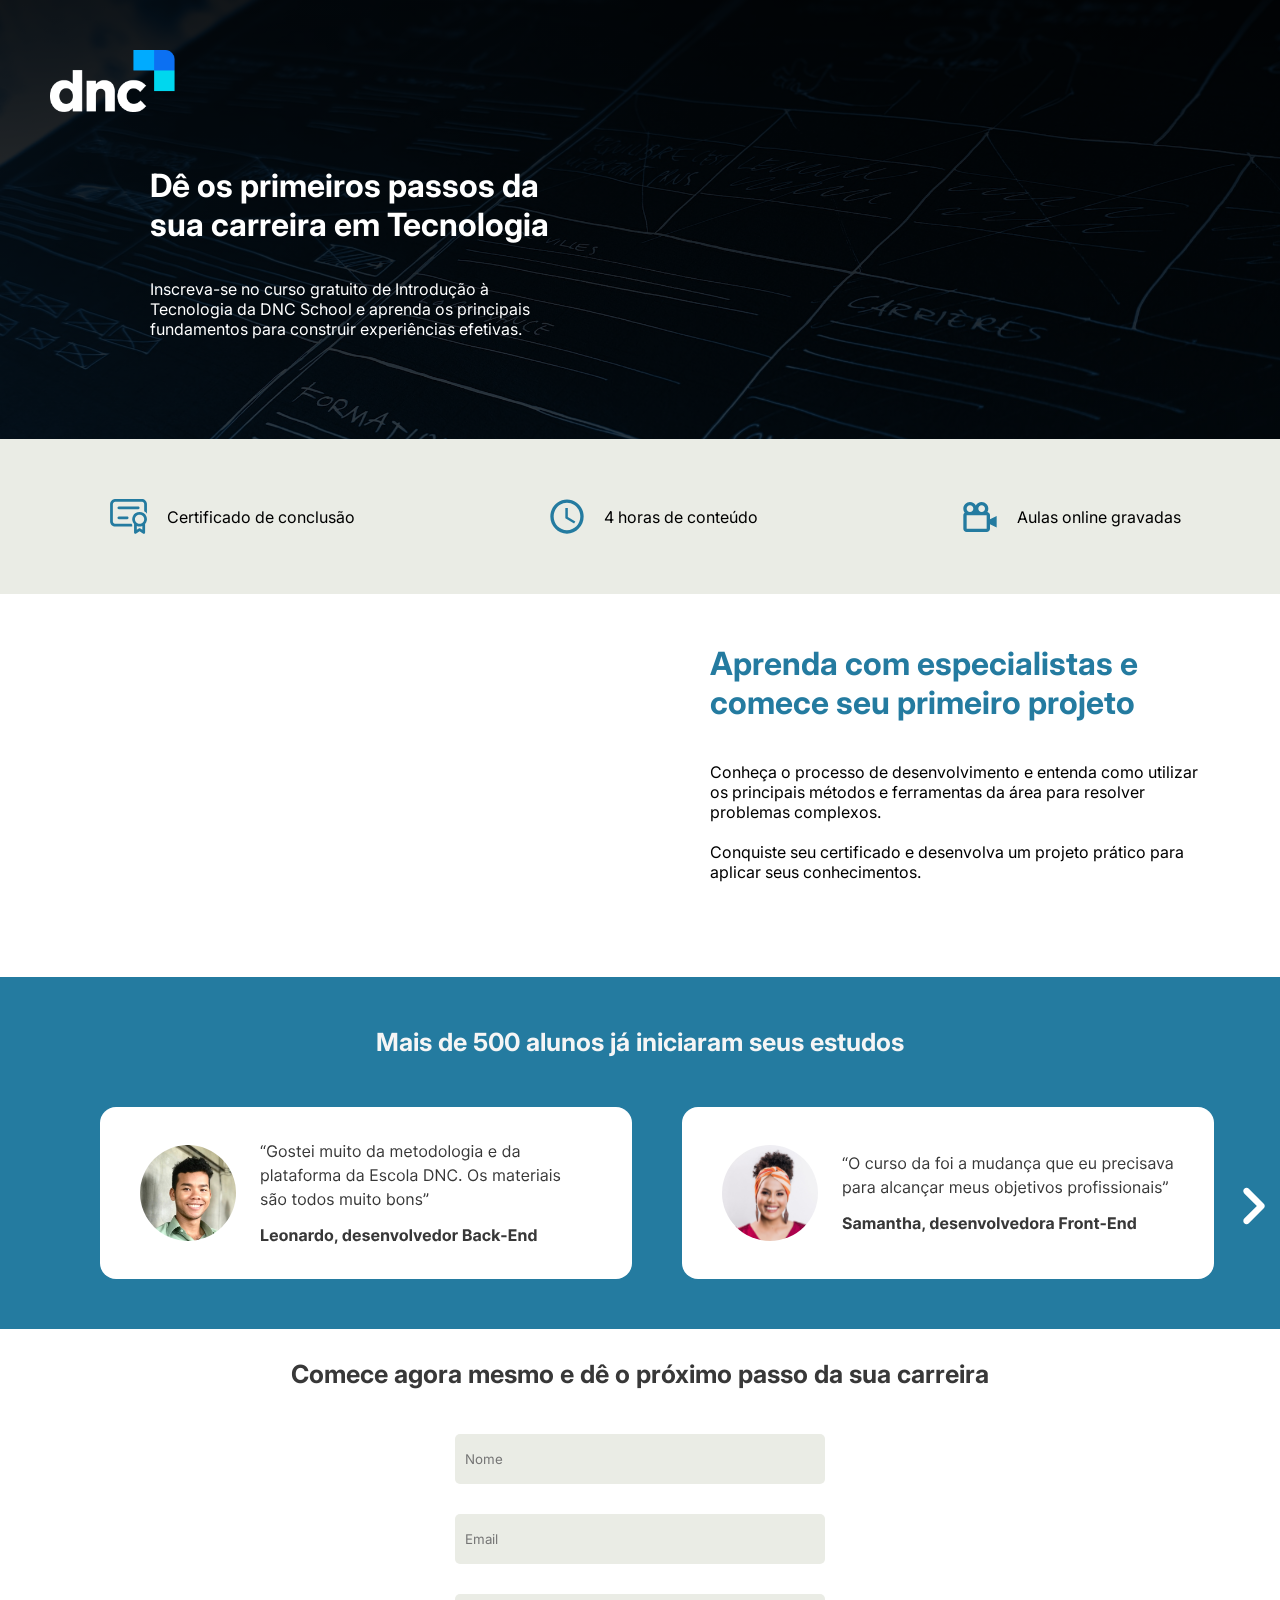
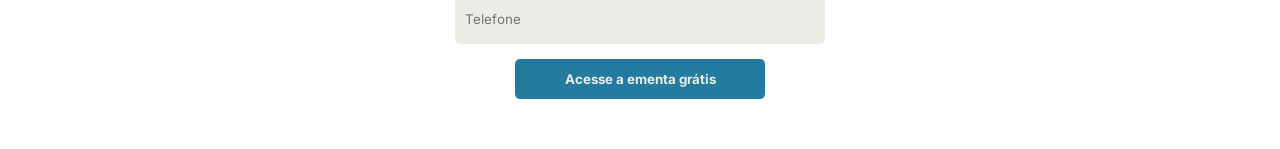
<file: index.htm>
<!DOCTYPE html>
<html lang="en">
<head>
    <meta charset="UTF-8">
    <meta name="viewport" content="width=device-width, initial-scale=1.0">
    <link rel="preconnect" href="https://fonts.googleapis.com">
    <link rel="preconnect" href="https://fonts.gstatic.com" crossorigin>
    <link href="https://fonts.googleapis.com/css2?family=Inter:ital,opsz,wght@0,14..32,100..900;1,14..32,100..900&display=swap" rel="stylesheet">
    <link rel="stylesheet" href="style.css">
    <title>Escola DNC</title>
</head>
<body>
    <!-- MENU SUPERIOR -->
    <div id="menusuperior">
        <a href="https://www.escoladnc.com.br/"><img id="logo" src="./img/background/logo.svg" alt="ERRO"></a>
        <h1 id="titulo-menusup">Dê os primeiros passos da <br>
            sua carreira em Tecnologia</h1>
        <p id="texto-menusup">Inscreva-se no curso gratuito de Introdução à <br>
           Tecnologia da DNC School e aprenda os principais <br>
           fundamentos para construir experiências efetivas.</p>
    </div>
    <!-- MENU INFORMACIONAL -->
        <div id="menuinfo">
        <p class="textinfo"><img src="./img/icon/certificado.svg" class="icon" alt="">Certificado de conclusão</p>
        <p class="textinfo"><img src="./img/icon/relogio.svg" class="icon" alt="">4 horas de conteúdo</p>
        <p class="textinfo"><img src="./img/icon/camera.svg" class="icon" alt="">Aulas online gravadas</p>
    </div>
    <!-- SECAO VIDEO -->
    <div id="secaovideo">
        <iframe id="video" width="502" height="283" src="https://www.youtube.com/embed/ITxGkd9h4n4" title="DNC - A escola inovadora que forma profissionais de alta perfomance" frameborder="0" allow="accelerometer; autoplay; clipboard-write; encrypted-media; gyroscope; picture-in-picture; web-share" referrerpolicy="strict-origin-when-cross-origin" allowfullscreen></iframe>
        <div>
           <h1 id="titulovideo">Aprenda com especialistas e <br>
           comece seu primeiro projeto</h1>
           <br><br>
           <p id="textvideo">Conheça o processo de desenvolvimento e entenda como utilizar <br>
           os principais métodos e ferramentas da área para resolver <br>
           problemas complexos.
           <br><br>
           Conquiste seu certificado e desenvolva um projeto prático para <br>
           aplicar seus conhecimentos.</p>
        </div>
    </div>
    <!-- CARROSSEL -->
    <div id="carrossel">
        <h1 id="titulocarrossel">Mais de 500 alunos já iniciaram seus estudos</h1>
        <div id="divcards">
            <img id="back" class="seta" onclick="rolarEsquerda()" src="./img/cards/back.svg" alt="">
            <img id="leo" class="card" src="./img/cards/leo.svg" alt="">
            <img id="sam" class="card" src="./img/cards/sam.svg" alt="">
            <img id="bru" class="card" src="./img/cards/bru.svg" alt="">
            <img id="next" class="seta" onclick="rolarDireita()" src="./img/cards/next.svg" alt="">
        </div>
    </div>
    <!-- SECAO FORMULARIO -->
    <div id="form">
        <h1 id="tituloform">Comece agora mesmo e dê o próximo passo da sua carreira</h1>
        <form action="https://api.sheetmonkey.io/form/f2xJ13WS4YzvHMazt8KLTw" method="post">
            <input type="text" placeholder="Nome" name="Name" required> <br>
            <input type="email" placeholder="Email" name="Email" required> <br>
            <input type="number" placeholder="Telefone" name="Phone"><br>
            <input type="hidden" name="Created" value="x-sheetmonkey-current-date-time" />
            <button type="submit">Acesse a ementa grátis</button>
        </form>
    </div>

     <script src="index.js"></script>
</body>
</html>
</file>
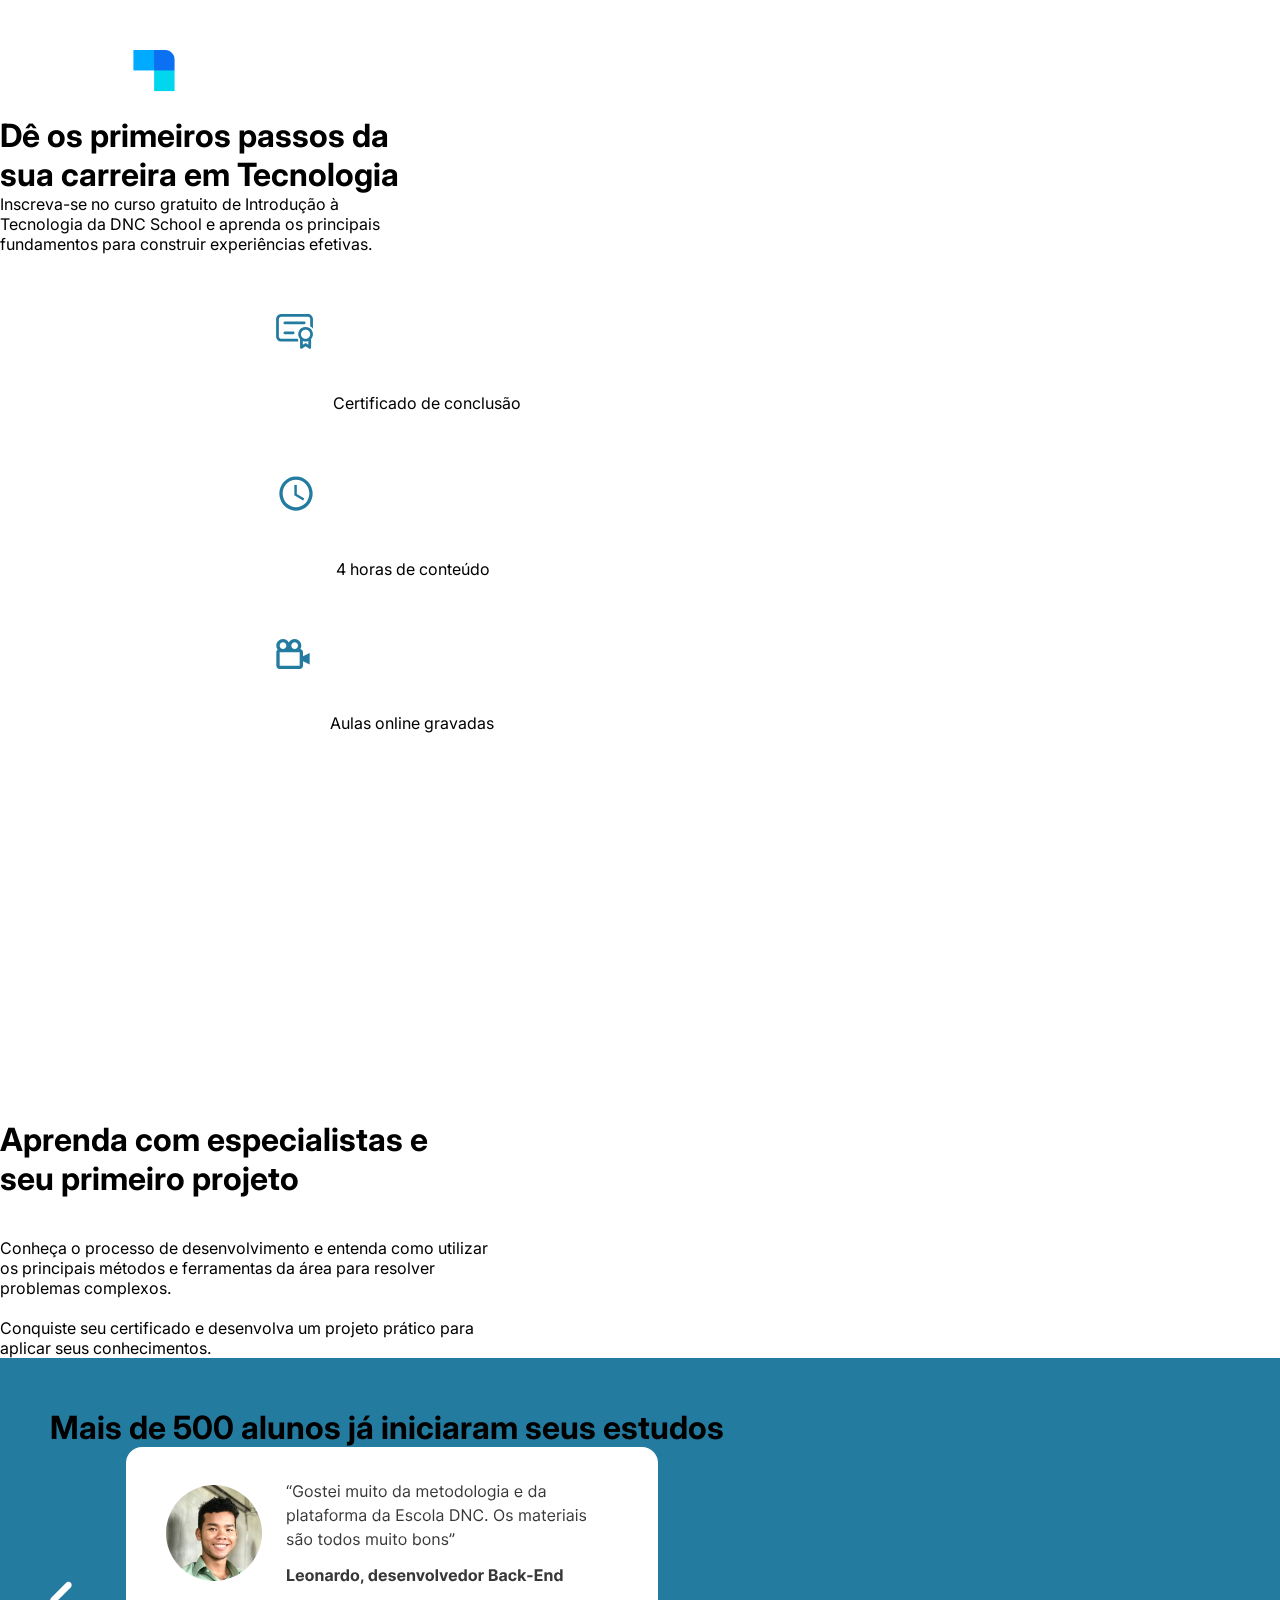
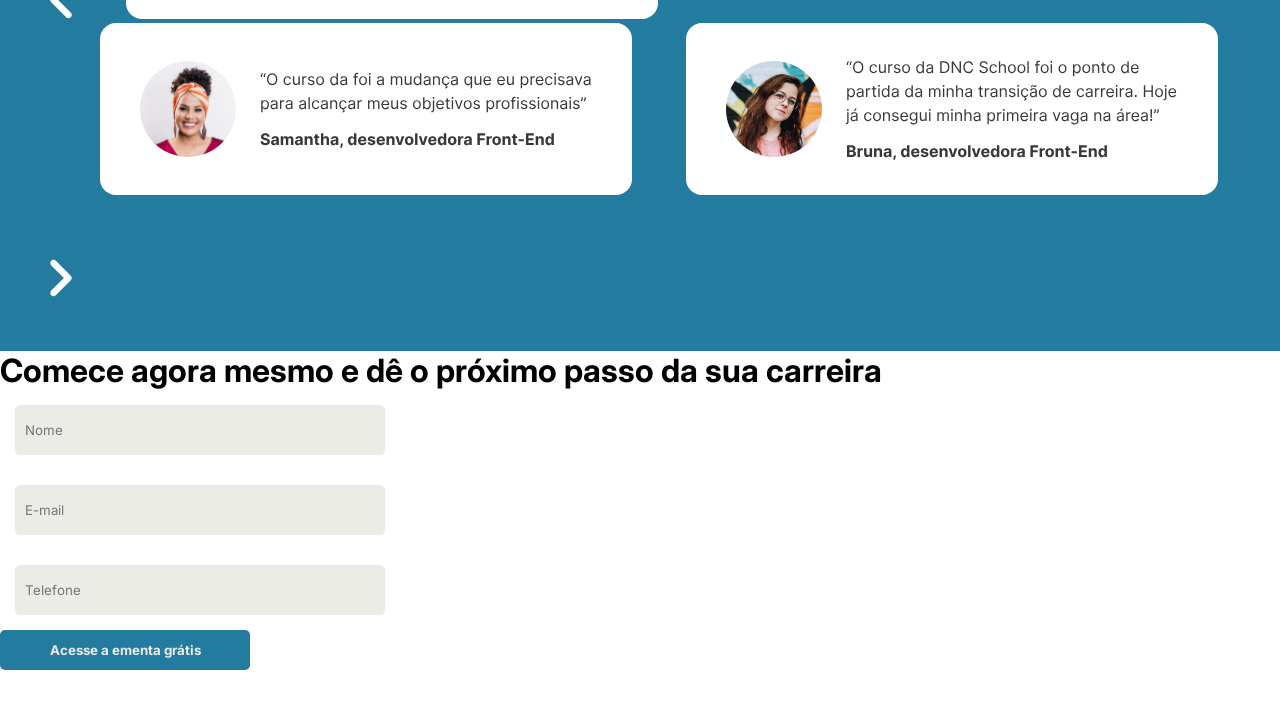
<file: index.html>
<!DOCTYPE html>
<html lang="en">
<head>
    <meta charset="UTF-8">
    <meta name="viewport" content="width=Landing , initial-scale=1.0">
    <link rel="preconnect" href="https://fonts.googleapis.com">
    <link rel="preconnect" href="https://fonts.gstatic.com" crossorigin>
    <link href="https://fonts.googleapis.com/css2?family=Inter:wght@100;200;300;400;500&display=swap" rel="stylesheet">
    <link rel="stylesheet" href="style.css">
    <title>Escola DNC</title>
</head>
<body>
    <!-- MENU SUPERIOR-->
    <div id="menu-superior">
        <a href="https://www.escoladnc.com.br/">
        <img src="./img/logo.svg" id="logo" alt="ERROR">
        </a>
        <h1 id="titulo-menu-superior">Dê os primeiros passos da <br>
            sua carreira em Tecnologia</h1>
        <p id="texto-menu-superior">Inscreva-se no curso gratuito de Introdução à <br>
           Tecnologia da DNC School e aprenda os principais <br>
           fundamentos para construir experiências efetivas.</p>
    </div>
    <!-- MENU INFORMACIONAL-->
    <div id="menu-informacional">
        <p class="texto-info"><img src="./icon/certificado.svg" class='icon' alt="" >Certificado de conclusão</p>
        <p class="texto-info"><img src="./icon/relogio.svg" class='icon' alt="" >4 horas de conteúdo</p>
        <p class="texto-info"><img src="./icon/camera.svg" class='icon' alt="" >Aulas online gravadas</p>
    </div>
    <!--SEÇÃO VÍDEO-->
    <div id="secao-video">
        <iframe id="video" width="502" height="283" src="https://www.youtube.com/embed/ITxGkd9h4n4" title="DNC - A escola inovadora que forma profissionais de alta perfomance" frameborder="0" allow="accelerometer; autoplay; clipboard-write; encrypted-media; gyroscope; picture-in-picture; web-share" allowfullscreen></iframe>
        <div><h1 id="titulo-video">
            Aprenda com especialistas e <br>
            seu primeiro projeto
        </h1>
        <br><br>
        <p id="texto-video">
            Conheça o processo de desenvolvimento e entenda como utilizar<br>
            os principais métodos e ferramentas da área para resolver<br>
            problemas complexos. <br><br>

            Conquiste seu certificado e desenvolva um projeto prático para<br>
            aplicar seus conhecimentos.
        </p>
        </div>
    </div>
    <!--CARROSSEL-->
    <div id="carrossel">
        <h1 id="titulo-carrossel"> Mais de 500 alunos já iniciaram seus estudos</h1>
        <div id="cards">
            <img id="setaesq" onclick="rolarEsq()" class="seta" src="./icon/setaesq.svg">
            <img id="leonardo" class="card" src="./cards/leonardo.svg">
            <img id="samantha" class="card" src="./cards/samantha.svg">
            <img id="bruna" class="card" src="./cards/bruna.svg">
            <img id="setadir" onclick="rolarDir()" class="seta" src="./icon/setadir.svg">
        </div>
    </div>
    <!-- FORMULÁRIO-->
    <div id="formulario">
        <h1 id="tituloformulario">Comece agora mesmo e dê o próximo passo da sua carreira</h1>
        <form action="https://api.sheetmonkey.io/form/nHEctkKyzacGW7e7jrPLc7" method="post" >
            <input type="text" placeholder="Nome" name="Name" required><br>
            <input type="email" placeholder="E-mail" name="Email" required><br>
            <input type="number" placeholder="Telefone" name="Phone" required> <br>
            <input type="hidden" name="Created" value="x-sheetmonkey-current-date-time" />           
            <button type="submit">Acesse a ementa grátis</button>
        </form>

    </div>
    <script src="index.js"></script>
</body>
</html>
</file>
<file: style.css>
* {
    margin: 0px;
    font-family: 'Inter';
}

#menusuperior {
    color: white;
    background-image: url(./img/background/fundo-menusup.svg);
}

#logo {
    margin-left: 50px;
    margin-top: 50px;
}

#titulo-menusup {
    margin-left: 150px;
    margin-top: 50px;
}

#texto-menusup {
    margin-left: 150px;
    margin-top: 35px;
    padding-bottom: 100px;
}

#menuinfo {
    background-color: #EAECE5;
    display: grid;
    grid-auto-flow: column;
    columns: auto;
}

.icon {
    margin: 40px 0px 40px 20%;
    padding: 20px;
}

.textinfo {
    display: flex;
    align-items: center;
}

#secaovideo {
    display: grid;
    grid-auto-flow: column;
    columns: auto;
}

#video{
    margin: 50px 25px 50px 100px;
}

#titulovideo {
    color: #247ba0;
    margin-top: 50px;
}

#carrossel {
    background-color: #247ba0;
    padding: 50px;
}

#titulocarrossel {
    color: whitesmoke;
    text-align: center;
    font-size: 25px;
}

#divcards {
    display: grid;
    grid-auto-flow: column;
    margin-top: 50px;
}

.card {
    margin-left: 50px;
}

.seta{
    margin-top: 60px;
    cursor: pointer;
}

.seta:hover {
    transform: translateY(-7px);
    transition-duration: 0.5s;
}

#back {
    display: none;
}

#bru {
    display: none;
}

#form {
    text-align: center;

}

#tituloform {
    font-size: 25px;
    margin: 30px;
    color: #383838;
}

input {
    width: 350px;
    height: 30px;
    background-color: #eaece5;
    margin: 15px;
    border: 0px;
    border-radius: 5px;
    padding: 10px;
}

button {
    background-color: #247BA0;
    height: 40px;
    width: 250px;
    color: #eaece5;
    font-weight: bold;
    border: 0px;
    border-radius: 5px;
    margin-bottom: 50px;
    cursor: pointer;
}

button:hover {
    background-color: #31a6d8;
    color: white;
    transform: translateY(3px);
    box-shadow: 0px 7px 10px #044563;
    transition-duration: 0.5s;
}
</file>
